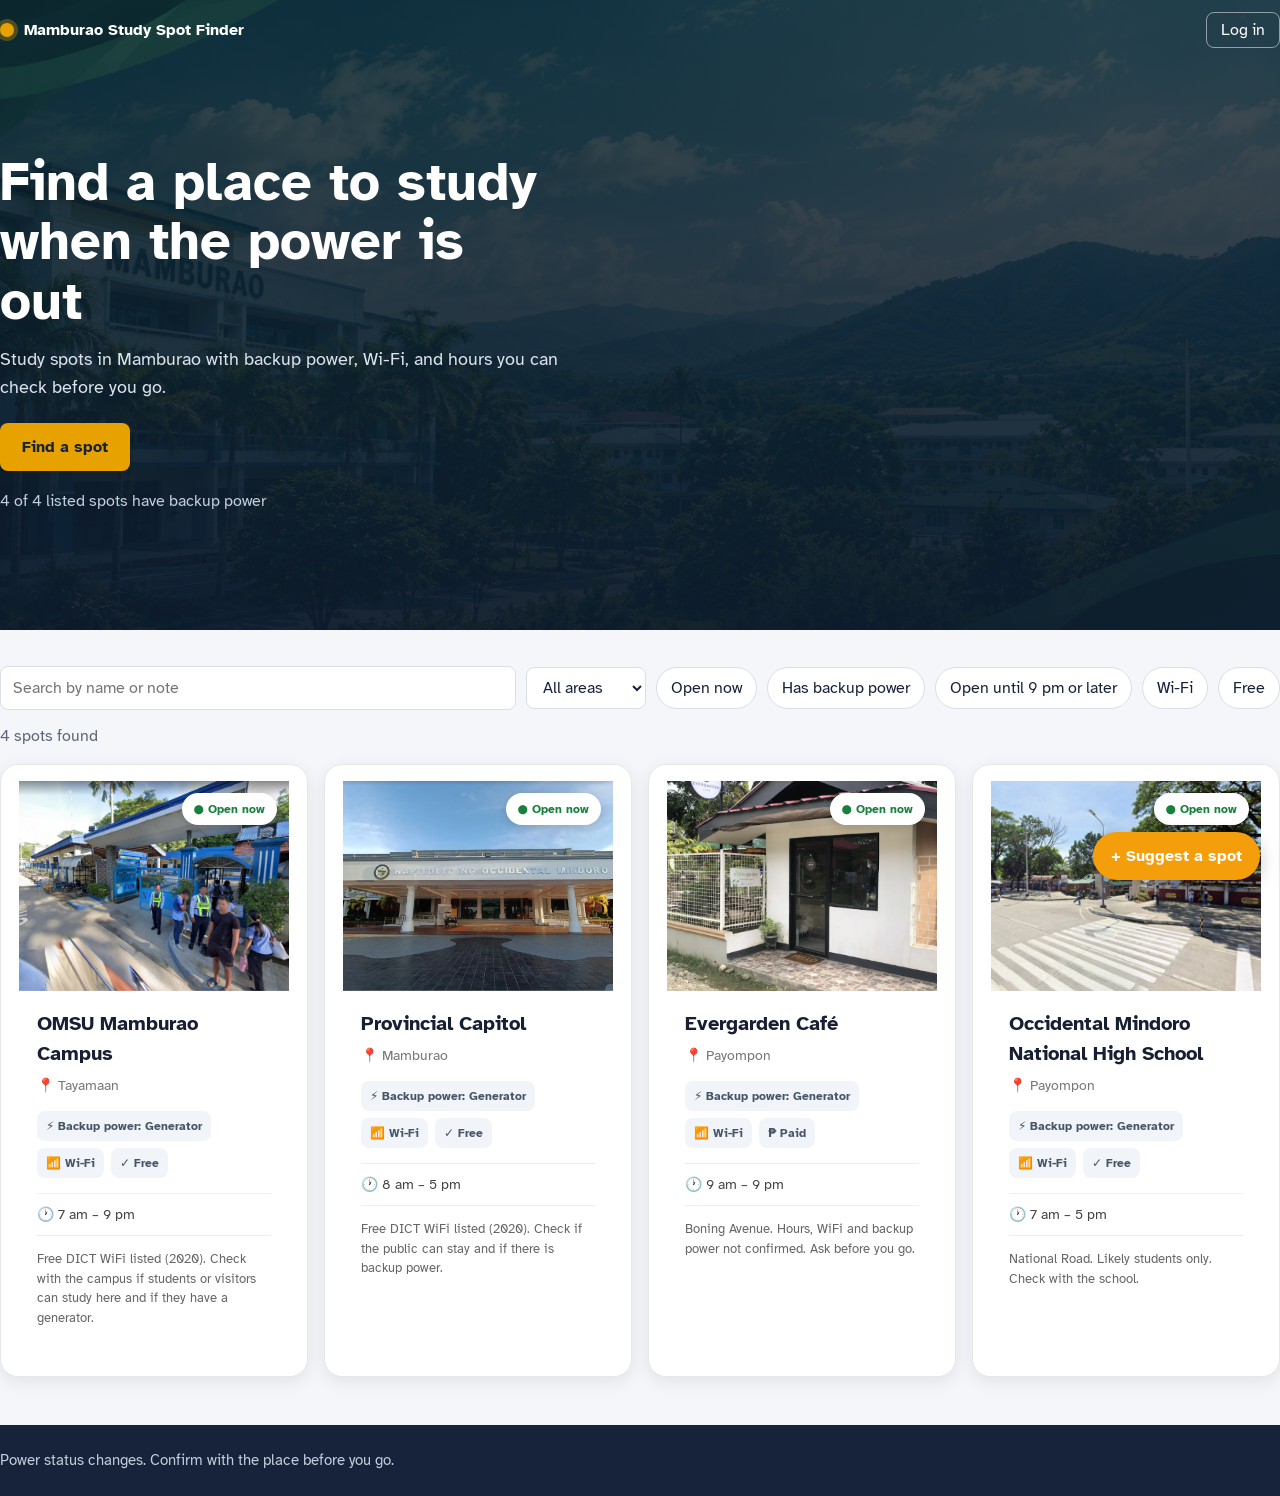
<file: index.html>
<!DOCTYPE html>
<html lang="en">
<head>
  <meta charset="UTF-8">
  <meta name="viewport" content="width=device-width, initial-scale=1.0">
  <title>Mamburao Study Spot Finder</title>
  <link rel="preconnect" href="https://fonts.googleapis.com">
  <link href="https://fonts.googleapis.com/css2?family=Atkinson+Hyperlegible:wght@400;700&display=swap" rel="stylesheet">
  <link rel="stylesheet" href="index.css">
</head>
<body>
  <header class="hero">
    <div class="wrap nav-wrap">
      <nav>
        <div class="brand"><span class="lamp"></span>Mamburao Study Spot Finder</div>
        <div id="auth"><a href="Login.html">Log in</a></div>
      </nav>
    </div>
    <div class="wrap hero-body">
      <h1>Find a place to study when the power is out</h1>
      <p>Study spots in Mamburao with backup power, Wi-Fi, and hours you can check before you go.</p>
      <a class="cta" href="#spots">Find a spot</a>
      <div class="stat" id="stat"></div>
    </div>
  </header>

  <main class="wrap" id="spots">
    <div class="filters" role="group" aria-label="Filter study spots">
      <input type="search" id="search" placeholder="Search by name or note" aria-label="Search study spots">
      <select id="area" aria-label="Filter by area"><option value="">All areas</option></select>
      <button class="chip" data-filter="openNow" aria-pressed="false">Open now</button>
      <button class="chip" data-filter="backupPower" aria-pressed="false">Has backup power</button>
      <button class="chip" data-filter="openLate" aria-pressed="false">Open until 9 pm or later</button>
      <button class="chip" data-filter="wifi" aria-pressed="false">Wi-Fi</button>
      <button class="chip" data-filter="free" aria-pressed="false">Free</button>
    </div>
    <p class="count" id="count" aria-live="polite"></p>
    <section class="grid" id="grid"></section>
  </main>

  <footer><div class="wrap">Power status changes. Confirm with the place before you go.</div></footer>

  <script src="index.js"></script>
<script src="modal.js"></script>
<script src="suggestion.js"></script>
<script src="popup.js"></script>
</body>
</html>
</file>
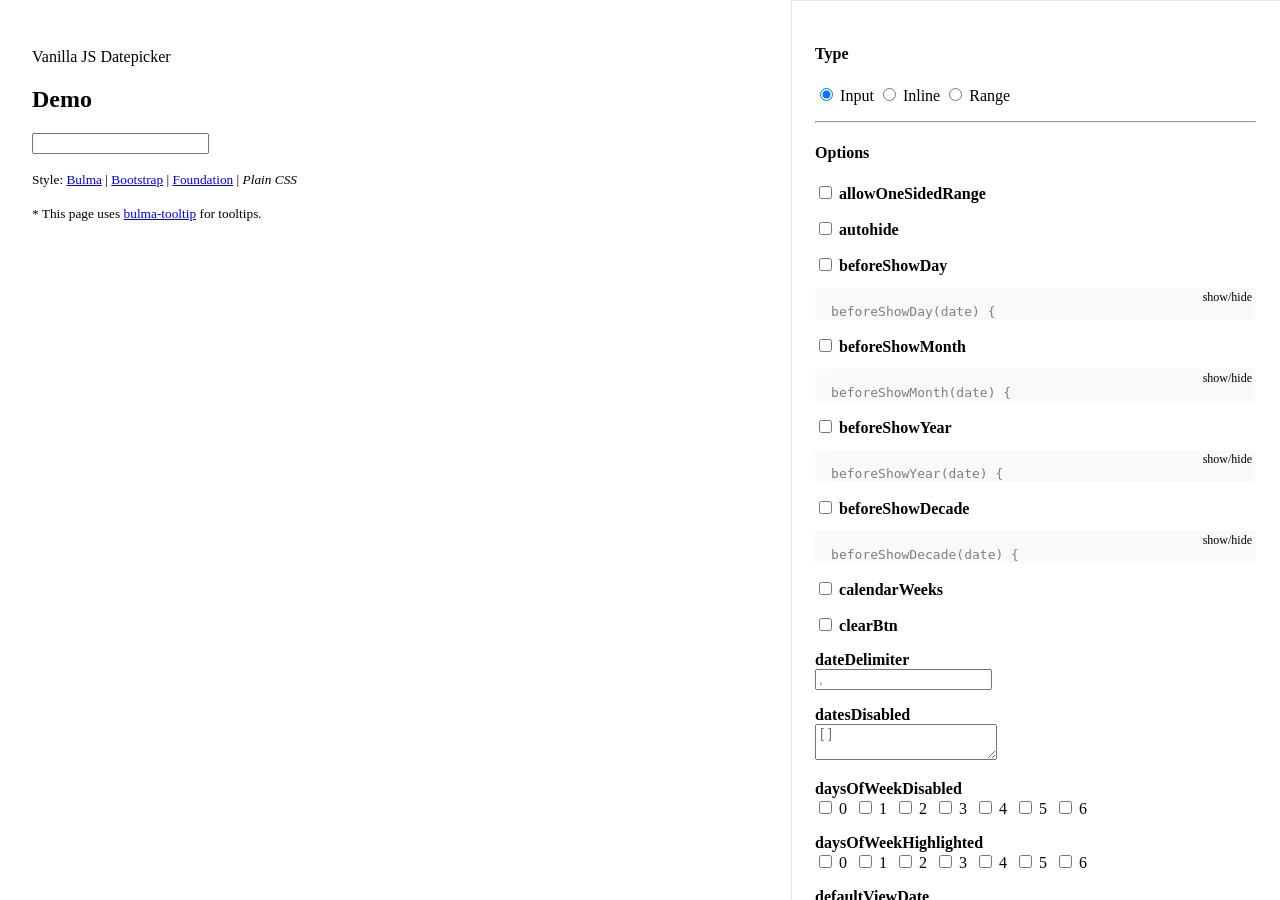
<file: node_modules/flowbite-datepicker/demo/index.html>
<!DOCTYPE html>
<html class="dark">
  <head>
    <meta charset="utf-8">
    <meta name="viewport" content="width=device-width, initial-scale=1">
    <title>Vanilla JS Datepicker Demo</title>
    <link rel="stylesheet" href="./../dist/css/datepicker.min.css" />
    <style type="text/css">
      pre {
        background-color: #f5f5f5;
        padding: 1rem;
        overflow-x: auto;
      }
      .section {
        padding: 1.5rem;
      }
      .field {
        margin-bottom: 1em;
      }
      .has-addons {
        display: flex;
      }
      .has-addons .control a {
        padding-left: 0.5rem;
        padding-right: 0.5rem;
      }
      .label {
        font-weight: 600;
      }

      aside {
        position: fixed;
        top: 0;
        bottom: 0;
        right: -300px;
        width: 300px;
        overflow: auto;
        background-color: #fff;
        box-shadow: inset 1px 1px rgba(0, 0, 0, 10%);
        transition: right 0.3s;
      }
      .open aside {
        right: 0;
      }
      aside hr {
        margin-top: 0.5rem;
      }
      .code-wrap {
        position: relative;
      }
      .code-wrap pre:not(.is-active) {
        height: 0;
        overflow: hidden;
        opacity: 0.5;
      }
      .code-wrap .collapse-button {
        position: absolute;
        top: 0;
        right: 0;
        left: auto;
        cursor: pointer;
        padding: 0.125rem 0.25rem;
        font-size: 0.75rem;
      }
      label.checkbox {
        display: inline-block;
      }
      .help {
        margin: 0;
      }
      .help.is-danger {
        color: #f14668;
      }

      .toggle-btn {
        position: fixed;
        top: 0.75rem;
        right: 0.75rem;
        width: 1.5rem;
        background-color: #fff;
        line-height: 1.5rem;
        border: 1px solid rgba(0, 0, 0, 10%);
        border-radius: 2px;
        box-shadow: 1px 1px rgba(0, 0, 0, 10%);
        cursor: pointer;
      }
      .toggle-btn::before {
        content: '\25c0';
        padding-left: 0.25rem;
      }
      .open .toggle-btn::before {
        content: '\25b6';
      }

      .has-background-info {
        background-color: cyan;
      }
      .has-text-success {
        color: green;
      }

      @media (min-width: 481px) {
        main {
          margin-right: 38.1966%;
        }
        aside {
          right: 0;
          width: 38.1966%;
        }
        .toggle-btn {
          display: none;
        }
      }
    </style>
  </head>
  <body class="dark:bg-gray-900">
    <main>
      <section class="container section is-fluid">
        <div class="columns">
          <div class="column">
            <p>Vanilla JS Datepicker</p>
            <h1 class="title">Demo</h1>
            <div id="sandbox"></div>
          </div>
        </div>
        <div class="columns">
          <div class="column">
            <p><small>Style: <a href="index.html">Bulma</a> | <a href="bs4.html">Bootstrap</a> | <a href="foundation.html">Foundation</a> | <em>Plain CSS</em></small></p>
            <p><small>* This page uses <a href="https://wikiki.github.io/elements/tooltip/" target="_blank">bulma-tooltip</a> for tooltips.</small></p>
          </div>
        </div>
      </section>
    </main>

    <aside>
      <section class="section">
        <div class="tile is-parent is-vertical">
          <div class="tile is-child">
            <h4 class="subtitle">Type</h4>
            <form id="types">
              <div class="field">
                <div class="control">
                  <label class="radio">
                    <input type="radio" name="type" value="input" checked>
                    Input
                  </label>
                  <label class="radio">
                    <input type="radio" name="type" value="inline">
                    Inline
                  </label>
                  <label class="radio">
                    <input type="radio" name="type" value="range">
                    Range
                  </label>
                </div>
              </div>
            </form>
          </div>
          <hr>
          <div class="tile is-child">
            <h4 class="subtitle">Options</h4>
            <form id="options">

              <div class="field">
                <div class="control tooltip" data-tooltip="Only effective in range picker">
                  <label class="label checkbox">
                    <input type="checkbox" name="allowOneSidedRange" value="true">
                    allowOneSidedRange
                  </label>
                </div>
              </div>

              <div class="field">
                <div class="control">
                  <label class="label checkbox">
                    <input type="checkbox" name="autohide" value="true">
                    autohide
                  </label>
                </div>
              </div>

              <div class="field">
                <div class="control">
                  <label class="label checkbox">
                    <input type="checkbox" name="beforeShowDay" value="true">
                    beforeShowDay
                  </label>
                </div>
                <div class="code-wrap">
                  <pre id="code-beforeShowDay"></pre>
                  <div class="collapse-button" data-target="code-beforeShowDay">show/hide</div>
                </div>
              </div>

              <div class="field">
                <div class="control">
                  <label class="label checkbox">
                    <input type="checkbox" name="beforeShowMonth" value="true">
                    beforeShowMonth
                  </label>
                </div>
                <div class="code-wrap">
                  <pre id="code-beforeShowMonth"></pre>
                  <div class="collapse-button" data-target="code-beforeShowMonth">show/hide</div>
                </div>
              </div>

              <div class="field">
                <div class="control">
                  <label class="label checkbox">
                    <input type="checkbox" name="beforeShowYear" value="true">
                    beforeShowYear
                  </label>
                </div>
                <div class="code-wrap">
                  <pre id="code-beforeShowYear"></pre>
                  <div class="collapse-button" data-target="code-beforeShowYear">show/hide</div>
                </div>
              </div>

              <div class="field">
                <div class="control">
                  <label class="label checkbox">
                    <input type="checkbox" name="beforeShowDecade" value="true">
                    beforeShowDecade
                  </label>
                </div>
                <div class="code-wrap">
                  <pre id="code-beforeShowDecade"></pre>
                  <div class="collapse-button" data-target="code-beforeShowDecade">show/hide</div>
                </div>
              </div>

              <div class="field">
                <div class="control">
                  <label class="label checkbox">
                    <input type="checkbox" name="calendarWeeks" value="true">
                    calendarWeeks
                  </label>
                </div>
              </div>

              <div class="field">
                <div class="control">
                  <label class="label checkbox">
                    <input type="checkbox" name="clearBtn" value="true">
                    clearBtn
                  </label>
                </div>
              </div>

              <div class="field">
                <label class="label">dateDelimiter</label>
                <div class="control">
                  <input type="text" class="input" name="dateDelimiter" placeholder=",">
                </div>
              </div>

              <div class="field">
                <label class="label">datesDisabled</label>
                <div class="control tooltip" data-tooltip="enter in JSON format">
                  <textarea class="input" name="datesDisabled" placeholder="[]"></textarea>
                </div>
              </div>

              <div class="field">
                <label class="label">daysOfWeekDisabled</label>
                <div class="control">
                  <label class="checkbox">
                    <input type="checkbox" name="daysOfWeekDisabled" value="0"> 0
                  </label>&nbsp;
                  <label class="checkbox">
                    <input type="checkbox" name="daysOfWeekDisabled" value="1"> 1
                  </label>&nbsp;
                  <label class="checkbox">
                    <input type="checkbox" name="daysOfWeekDisabled" value="2"> 2
                  </label>&nbsp;
                  <label class="checkbox">
                    <input type="checkbox" name="daysOfWeekDisabled" value="3"> 3
                  </label>&nbsp;
                  <label class="checkbox">
                    <input type="checkbox" name="daysOfWeekDisabled" value="4"> 4
                  </label>&nbsp;
                  <label class="checkbox">
                    <input type="checkbox" name="daysOfWeekDisabled" value="5"> 5
                  </label>&nbsp;
                  <label class="checkbox">
                    <input type="checkbox" name="daysOfWeekDisabled" value="6"> 6
                  </label>&nbsp;
                </div>
              </div>

              <div class="field">
                <label class="label">daysOfWeekHighlighted</label>
                <div class="control">
                  <label class="checkbox">
                    <input type="checkbox" name="daysOfWeekHighlighted" value="0"> 0
                  </label>&nbsp;
                  <label class="checkbox">
                    <input type="checkbox" name="daysOfWeekHighlighted" value="1"> 1
                  </label>&nbsp;
                  <label class="checkbox">
                    <input type="checkbox" name="daysOfWeekHighlighted" value="2"> 2
                  </label>&nbsp;
                  <label class="checkbox">
                    <input type="checkbox" name="daysOfWeekHighlighted" value="3"> 3
                  </label>&nbsp;
                  <label class="checkbox">
                    <input type="checkbox" name="daysOfWeekHighlighted" value="4"> 4
                  </label>&nbsp;
                  <label class="checkbox">
                    <input type="checkbox" name="daysOfWeekHighlighted" value="5"> 5
                  </label>&nbsp;
                  <label class="checkbox">
                    <input type="checkbox" name="daysOfWeekHighlighted" value="6"> 6
                  </label>&nbsp;
                </div>
              </div>

              <div class="field">
                <label class="label">defaultViewDate</label>
                <div class="control">
                  <input type="text" class="input" name="defaultViewDate" placeholder="today">
                </div>
              </div>

              <div class="field">
                <div class="control">
                  <label class="label checkbox">
                    <input type="checkbox" name="disableTouchKeyboard" value="true">
                    disableTouchKeyboard
                  </label>
                </div>
              </div>

              <div class="field">
                <label class="label">format</label>
                <div class="control">
                  <input type="text" class="input" name="format" placeholder="mm/dd/yyyy">
                </div>
              </div>

              <div class="field">
                <label class="label">language</label>
                <div class="control">
                  <div class="select">
                    <select name="language" >
                      <option value="en">en – English (US)</option>
                    </select>
                  </div>
                </div>
              </div>

              <div class="field">
                <label class="label">maxDate</label>
                <div class="control">
                  <input type="text" class="input" name="maxDate" placeholder="null">
                </div>
              </div>

              <div class="field">
                <label class="label">maxNumberOfDates</label>
                <div class="control tooltip" data-tooltip="Not effective in range picker">
                  <input type="text" class="input" name="maxNumberOfDates" placeholder="1">
                </div>
              </div>

              <div class="field">
                <label class="label">maxView</label>
                <div class="control">
                  <div class="select">
                    <select name="maxView">
                      <option value="0">0 – days</option>
                      <option value="1">1 – months</option>
                      <option value="2">2 – years</option>
                      <option value="3" selected>3 – decades</option>
                    </select>
                  </div>
                </div>
              </div>

              <div class="field">
                <label class="label">minDate</label>
                <div class="control">
                  <input type="text" class="input" name="minDate" placeholder="null">
                </div>
              </div>

              <div class="field">
                <label class="label">nextArrow</label>
                <div class="control">
                  <textarea class="input" name="nextArrow" placeholder="»"></textarea>
                </div>
              </div>

              <div class="field">
                <label class="label">orientation</label>
                <div class="control">
                  <div class="select">
                    <select name="orientation" >
                      <option value="auto">auto</option>
                      <option value="top auto">top auto</option>
                      <option value="bottom auto">bottom auto</option>
                      <option value="auto left">auto left</option>
                      <option value="top left">top left</option>
                      <option value="bottom left">bottom left</option>
                      <option value="auto right">auto right</option>
                      <option value="top right">top right</option>
                      <option value="bottom right">bottom right</option>
                    </select>
                  </div>
                </div>
              </div>

              <div class="field">
                <label class="label">pickLevel</label>
                <div class="control">
                  <div class="select">
                    <select name="pickLevel">
                      <option value="0">0 – date</option>
                      <option value="1">1 – month</option>
                      <option value="2">2 – year</option>
                    </select>
                  </div>
                </div>
              </div>

              <div class="field">
                <label class="label">prevArrow</label>
                <div class="control">
                  <textarea class="input" name="prevArrow" placeholder="«"></textarea>
                </div>
              </div>

              <div class="field">
                <div class="control">
                  <label class="label checkbox">
                    <input type="checkbox" name="showDaysOfWeek" value="true" checked>
                    showDaysOfWeek
                  </label>
                </div>
              </div>

              <div class="field">
                <div class="control">
                  <label class="label checkbox">
                    <input type="checkbox" name="showOnClick" value="true" checked>
                    showOnClick
                  </label>
                </div>
              </div>

              <div class="field">
                <div class="control">
                  <label class="label checkbox">
                    <input type="checkbox" name="showOnFocus" value="true" checked>
                    showOnFocus
                  </label>
                </div>
              </div>

              <div class="field">
                <label class="label">startView</label>
                <div class="control">
                  <div class="select">
                    <select name="startView">
                      <option value="0">0 – days</option>
                      <option value="1">1 – months</option>
                      <option value="2">2 – years</option>
                      <option value="3">3 – decades</option>
                    </select>
                  </div>
                </div>
              </div>

              <div class="field">
                <label class="label">title</label>
                <div class="control">
                  <input type="text" class="input" name="title">
                </div>
              </div>

              <div class="field">
                <div class="control">
                  <label class="label checkbox">
                    <input type="checkbox" name="todayBtn" value="true">
                    todayBtn
                  </label>
                </div>
              </div>

              <div class="field">
                <label class="label">todayBtnMode</label>
                <div class="control">
                  <div class="select">
                    <select name="todayBtnMode">
                      <option value="0">0 – focus</option>
                      <option value="1">1 – select</option>
                    </select>
                  </div>
                </div>
              </div>

              <div class="field">
                <div class="control">
                  <label class="label checkbox">
                    <input type="checkbox" name="todayHighlight" value="true">
                    todayHighlight
                  </label>
                </div>
              </div>

              <div class="field">
                <div class="control">
                  <label class="label checkbox">
                    <input type="checkbox" name="updateOnBlur" value="true" checked>
                    updateOnBlur
                  </label>
                </div>
              </div>

              <div class="field">
                <label class="label">weekStart</label>
                <div class="control">
                  <input type="text" class="input" name="weekStart" placeholder="0">
                </div>
              </div>

            </form>
          </div>
          <hr>
          <div class="tile is-child">
            <h4 class="subtitle">Text direction</h4>
            <form id="direction">
              <div class="field">
                <div class="control">
                  <label class="radio">
                    <input type="radio" name="direction" value="ltr" checked>
                    LTR
                  </label>
                  <label class="radio">
                    <input type="radio" name="direction" value="rtl">
                    RTL
                  </label>
                </div>
              </div>
            </form>
          </div>
        </div>
      </section>
    </aside>

    <div class="toggle-btn"></div>
    <script src="../dist/js/datepicker-full.js"></script>
    <script src="./live-demo.js"></script>
    <script>
      /*global initialize onChangeType onChnageDirection onChangeInputOption onChangeInputOption onChangeTextareaOption onClickCheckboxOptions switchPicker */
      initialize();

      document.getElementById('types').querySelectorAll('input').forEach((el) => {
        el.addEventListener('change', onChangeType);
      });

      document.getElementById('direction').querySelectorAll('input').forEach((el) => {
        el.addEventListener('change', onChnageDirection);
      });

      const optsForm = document.getElementById('options');
      optsForm.querySelectorAll('input[type=text], input[type=radio], select').forEach((el) => {
        el.addEventListener('change', onChangeInputOption);
      });
      optsForm.querySelectorAll('textarea').forEach((el) => {
        el.addEventListener('change', onChangeTextareaOption);
      });
      optsForm.querySelectorAll('.checkbox').forEach((el) => {
        el.addEventListener('click', onClickCheckboxOptions);
      });

      switchPicker('input');
    </script>
  </body>
</html>
</file>
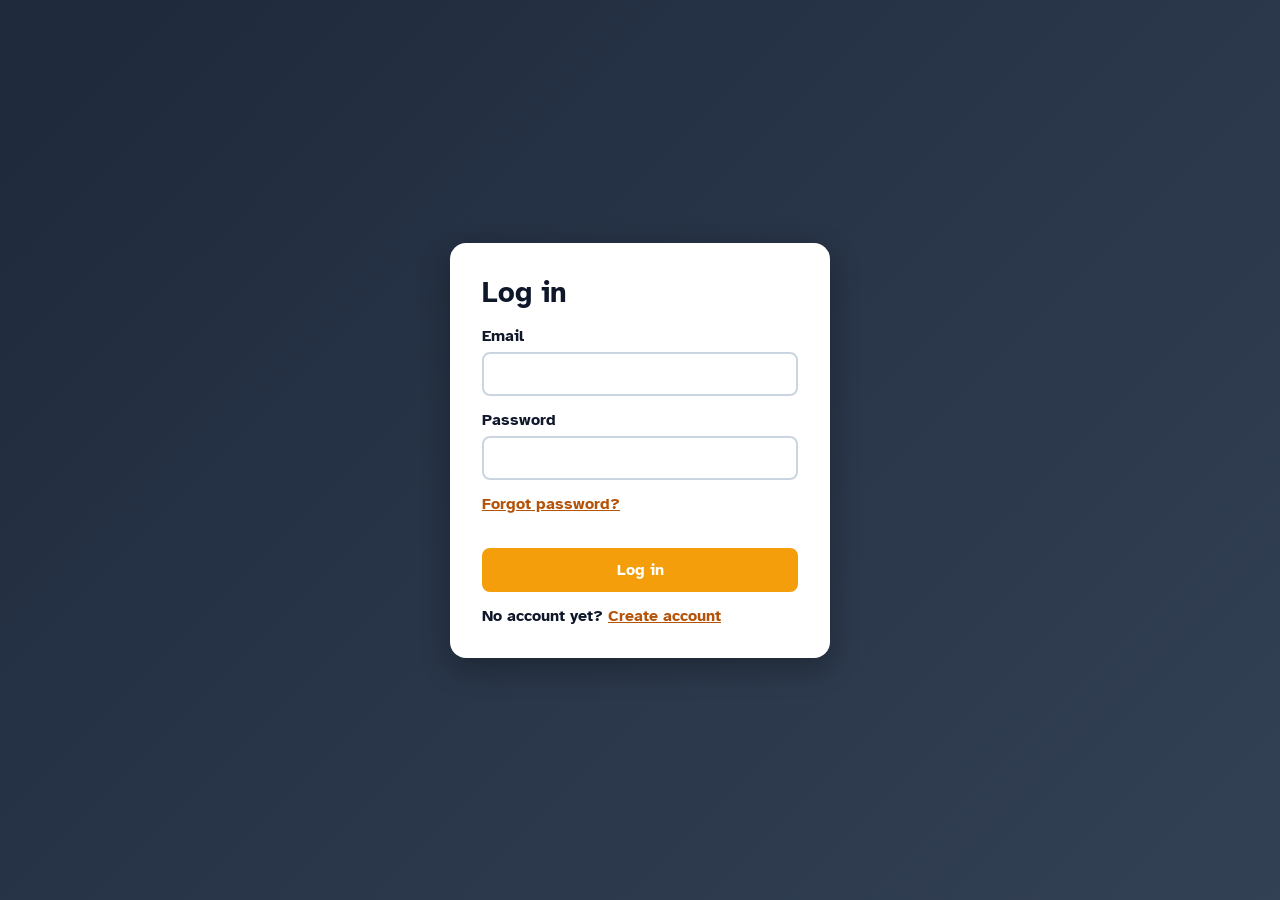
<file: Login.html>
<!DOCTYPE html>
<html lang="en">
<head>
  <meta charset="UTF-8">
  <meta name="viewport" content="width=device-width, initial-scale=1.0">
  <title>Log in | Mamburao Study Spot Finder</title>
  <link href="https://fonts.googleapis.com/css2?family=Atkinson+Hyperlegible:wght@400;700&display=swap" rel="stylesheet">
  <link rel="stylesheet" href="login.css">
</head>
<body>
  <main class="auth-card">
    <h1 id="form-title">Log in</h1>

    <form id="auth-form">
      <div id="name-row" hidden>
        <label for="name">Name</label>
        <input type="text" id="name">
      </div>

      <label for="email">Email</label>
      <input type="email" id="email" required>

      <label for="password">Password</label>
      <input type="password" id="password" required minlength="8">
      <label for="password" 
id="forgot-row"><a href="#" id="forgot-link">Forgot password?</a></id=>


<p id="message"></p>

      <p id="message"></p>
      <button type="submit" id="submit-btn">Log in</button>
    </form>

    <p>
      <span id="switch-text">No account yet?</span>
      <a href="#" id="switch-link">Create account</a>
    </p>
  </main>

  <script src="login.js"></script>
</body>
</html>
</file>
<file: index.css>
:root { --paper:#f4f6f9; --card:#fff; --ink:#16233b; --muted:#5b6678; --line:#d9dee7; --lamp:#e8a200; --lamp-soft:#fff4d6; --ok:#1f7a6d; --none:#9aa3b2; }
* { box-sizing: border-box; }
html { scroll-behavior: smooth; }
body { margin:0; background:var(--paper); color:var(--ink); font-family:"Atkinson Hyperlegible",system-ui,Arial,sans-serif; line-height:1.5; }
:focus-visible { outline:3px solid var(--lamp); outline-offset:2px; }

/* Hero with background image (put background.png in the same folder) */
.hero { background: linear-gradient(rgba(14,24,45,.72), rgba(14,24,45,.9)), url("background.png") center/cover no-repeat #16233b; color:#fff; min-height:70vh; display:flex; flex-direction:column; }
nav { display:flex; justify-content:space-between; align-items:center; padding:18px 0; }
.brand { display:flex; align-items:center; gap:10px; font-weight:700; }
.lamp { width:14px; height:14px; border-radius:50%; border:2px solid var(--none); flex:none; }
.brand .lamp, .has-power .lamp { background:var(--lamp); border-color:var(--lamp); box-shadow:0 0 0 4px var(--lamp-soft); }
.brand .lamp { box-shadow:0 0 0 4px rgba(232,162,0,.3); }
nav a, nav button { color:#fff; font:inherit; background:none; border:1px solid rgba(255,255,255,.5); border-radius:8px; padding:7px 14px; text-decoration:none; cursor:pointer; }
nav a:hover, nav button:hover { background:rgba(255,255,255,.15); }
.hero-body { margin:auto 0; padding:32px 0 56px; animation:rise .9s ease both; }
.hero h1 { font-size:clamp(2.1rem,6vw,3.4rem); line-height:1.1; margin:0 0 14px; max-width:16ch; }
.hero p { margin:0 0 22px; max-width:50ch; font-size:1.15rem; color:#dbe2ee; }
.cta { display:inline-block; background:var(--lamp); color:var(--ink); font-weight:700; padding:12px 22px; border-radius:8px; text-decoration:none; }
.stat { margin-top:18px; color:#c3cddd; }
@keyframes rise { from { opacity:0; transform:translateY(28px); } to { opacity:1; transform:none; } }

/* Filters and cards */
#spots { padding-top:36px; scroll-margin-top:0; }
.filters { display:flex; flex-wrap:wrap; gap:10px; align-items:center; }
.filters input, .filters select { font:inherit; padding:9px 12px; border:1px solid var(--line); border-radius:8px; background:var(--card); color:var(--ink); }
.filters input { flex:1 1 220px; }
.chip { font:inherit; cursor:pointer; padding:8px 14px; border-radius:999px; border:1px solid var(--line); background:var(--card); color:var(--ink); }
.chip[aria-pressed="true"] { background:var(--ink); color:#fff; border-color:var(--ink); }
.count { color:var(--muted); margin:14px 0 16px; }
.grid { display:grid; grid-template-columns:repeat(auto-fill,minmax(280px,1fr)); gap:16px; padding-bottom:48px; }
.spot { background:var(--card); border:1px solid var(--line); border-left:6px solid var(--none); border-radius:6px; padding:16px 18px; }
.spot.has-power { border-left-color:var(--lamp); }
.top { display:flex; justify-content:space-between; gap:8px; align-items:flex-start; }
.spot h2 { font-size:1.15rem; margin:0 0 2px; }
.area { color:var(--muted); margin:0 0 12px; }
.status { font-size:.85rem; font-weight:700; padding:2px 10px; border-radius:999px; white-space:nowrap; background:#e9edf3; color:var(--muted); }
.status.open { background:#d8f0ea; color:var(--ok); }
.power { display:flex; align-items:center; gap:8px; font-weight:700; margin-bottom:10px; }
.facts { list-style:none; margin:0 0 10px; padding:0; display:flex; flex-wrap:wrap; gap:6px; }
.facts li { font-size:.9rem; padding:2px 10px; border:1px solid var(--line); border-radius:999px; }
.facts li.yes { border-color:var(--ok); color:var(--ok); }
.notes { margin:0; color:var(--muted); font-size:.95rem; }
.empty { grid-column:1/-1; padding:32px 0; color:var(--muted); }
footer { background:var(--ink); color:#c3cddd; padding:24px 0; font-size:.95rem; }

@media (prefers-reduced-motion: reduce) { .hero-body { animation:none; } html { scroll-behavior:auto; } }

.nav-wrap { width: 100%; }
.user { margin-right: 10px; }
.card { cursor: pointer; }
.card:hover { box-shadow: 0 6px 18px rgba(0, 0, 0, 0.15); }

.modal-overlay {
  position: fixed;
  inset: 0;
  z-index: 100;
  display: flex;
  align-items: center;
  justify-content: center;
  background: rgba(0, 0, 0, 0.6);
}
.modal-overlay[hidden] { display: none; }

.modal {
  position: relative;
  width: 90%;
  max-width: 480px;
  padding: 28px;
  background: #fff;
  border-radius: 16px;
}

.modal-close {
  position: absolute;
  top: 10px;
  right: 14px;
  font-size: 1.8rem;
  background: none;
  border: none;
  cursor: pointer;
}
.sg-open {
  position: fixed;
  right: 20px;
  bottom: 20px;
  z-index: 50;
  padding: 12px 18px;
  font: inherit;
  font-weight: 700;
  color: #fff;
  background: #f59e0b;
  border: none;
  border-radius: 999px;
  box-shadow: 0 6px 18px rgba(0, 0, 0, 0.25);
  cursor: pointer;
}
.sg-open:hover { background: #d97706; }

.sg-overlay {
  position: fixed;
  inset: 0;
  z-index: 200;
  display: flex;
  align-items: center;
  justify-content: center;
  background: rgba(0, 0, 0, 0.6);
}
.sg-overlay[hidden] { display: none; }

.sg-modal {
  position: relative;
  width: 92%;
  max-width: 460px;
  max-height: 90vh;
  overflow-y: auto;
  padding: 24px;
  background: #fff;
  border-radius: 16px;
}
.sg-title { margin: 0 0 12px; font-size: 1.4rem; font-weight: 700; }
.sg-close {
  position: absolute;
  top: 10px;
  right: 14px;
  font-size: 1.8rem;
  background: none;
  border: none;
  cursor: pointer;
}
.sg-modal label { display: block; margin-top: 10px; font-weight: 700; }
.sg-modal input,
.sg-modal select,
.sg-modal textarea {
  width: 100%;
  margin-top: 4px;
  padding: 8px 10px;
  font: inherit;
  border: 2px solid #cbd5e1;
  border-radius: 8px;
  box-sizing: border-box;
}
.sg-submit {
  width: 100%;
  margin-top: 16px;
  padding: 10px;
  font: inherit;
  font-weight: 700;
  color: #fff;
  background: #f59e0b;
  border: none;
  border-radius: 8px;
  cursor: pointer;
}
.sg-status { color: green; min-height: 1.2em; }
.sg-view-btn {
  margin-top: 8px;
  background: none;
  border: none;
  color: #b45309;
  font: inherit;
  font-weight: 700;
  text-decoration: underline;
  cursor: pointer;
}
.sg-view { width: 100%; margin-top: 8px; font-family: monospace; }
/* =========================
   LOCATION CARDS
   ========================= */

.spot {
  overflow: hidden;
  background: white;
  border-radius: 18px;
  border: 1px solid #e5e7eb;
  box-shadow: 0 5px 18px rgba(0, 0, 0, 0.08);
  transition: 0.25s ease;
}

.spot:hover {
  transform: translateY(-5px);
  box-shadow: 0 12px 28px rgba(0, 0, 0, 0.14);
}

/* IMAGE */
.spot-image-box {
  position: relative;
  width: 100%;
  height: 210px;
  overflow: hidden;
}

.spot-image {
  width: 100%;
  height: 100%;
  object-fit: cover;
  display: block;
  transition: transform 0.4s ease;
}

.spot:hover .spot-image {
  transform: scale(1.05);
}

/* OPEN/CLOSED BADGE */
.status-badge {
  position: absolute;
  top: 12px;
  right: 12px;
  padding: 7px 12px;
  background: white;
  border-radius: 20px;
  font-size: 12px;
  font-weight: bold;
  box-shadow: 0 3px 10px rgba(0,0,0,0.15);
}

.status-badge.open {
  color: #16803c;
}

.status-badge.closed {
  color: #b42318;
}

/* CARD CONTENT */
.spot-content {
  padding: 18px;
}

.spot-content h2 {
  margin: 0;
  font-size: 20px;
  color: #172033;
}

.spot-location {
  margin: 6px 0 15px;
  color: #777;
  font-size: 14px;
}

/* TAGS */
.spot-tags {
  display: flex;
  flex-wrap: wrap;
  gap: 7px;
  margin-bottom: 15px;
}

.tag {
  padding: 6px 9px;
  border-radius: 8px;
  background: #f1f5f9;
  color: #475569;
  font-size: 12px;
  font-weight: 600;
}

/* HOURS */
.spot-hours {
  padding: 10px 0;
  border-top: 1px solid #eee;
  border-bottom: 1px solid #eee;
  font-size: 14px;
  color: #444;
}

/* NOTES */
.spot-content .notes {
  color: #666;
  font-size: 13px;
  line-height: 1.5;
  margin: 14px 0;
}

/* BUTTON */
.details-btn {
  width: 100%;
  border: none;
  padding: 11px;
  border-radius: 10px;
  background: #1769aa;
  color: white;
  font-weight: 600;
  cursor: pointer;
  transition: 0.2s;
}

.details-btn:hover {
  background: #0f4f82;
}
</file>
<file: login.css>
* { box-sizing: border-box; }

body {
  margin: 0;
  min-height: 100vh;
  display: flex;
  align-items: center;
  justify-content: center;
  font-family: "Atkinson Hyperlegible", sans-serif;
  background: linear-gradient(135deg, #1e293b, #334155);
  color: #0f172a;
}

.auth-card {
  width: 100%;
  max-width: 380px;
  margin: 24px;
  padding: 32px;
  background: #ffffff;
  border-radius: 16px;
  box-shadow: 0 10px 30px rgba(0, 0, 0, 0.3);
}

.auth-card h1 {
  margin: 0 0 16px;
  font-size: 1.8rem;
}

.auth-card label {
  display: block;
  margin-top: 14px;
  font-weight: 700;
}

.auth-card input {
  width: 100%;
  margin-top: 6px;
  padding: 10px 12px;
  font: inherit;
  border: 2px solid #cbd5e1;
  border-radius: 8px;
}

.auth-card input:focus {
  outline: none;
  border-color: #f59e0b;
}

.auth-card button {
  width: 100%;
  margin-top: 20px;
  padding: 12px;
  font: inherit;
  font-weight: 700;
  color: #ffffff;
  background: #f59e0b;
  border: none;
  border-radius: 8px;
  cursor: pointer;
}

.auth-card button:hover { background: #d97706; }

.auth-card p { margin: 14px 0 0; }
.auth-card a { color: #b45309; font-weight: 700; }
</file>
<file: node_modules/flowbite-datepicker/dist/css/datepicker.min.css>
*, ::before, ::after {
  --tw-border-spacing-x: 0;
  --tw-border-spacing-y: 0;
  --tw-translate-x: 0;
  --tw-translate-y: 0;
  --tw-rotate: 0;
  --tw-skew-x: 0;
  --tw-skew-y: 0;
  --tw-scale-x: 1;
  --tw-scale-y: 1;
  --tw-pan-x:  ;
  --tw-pan-y:  ;
  --tw-pinch-zoom:  ;
  --tw-scroll-snap-strictness: proximity;
  --tw-gradient-from-position:  ;
  --tw-gradient-via-position:  ;
  --tw-gradient-to-position:  ;
  --tw-ordinal:  ;
  --tw-slashed-zero:  ;
  --tw-numeric-figure:  ;
  --tw-numeric-spacing:  ;
  --tw-numeric-fraction:  ;
  --tw-ring-inset:  ;
  --tw-ring-offset-width: 0px;
  --tw-ring-offset-color: #fff;
  --tw-ring-color: rgb(59 130 246 / 0.5);
  --tw-ring-offset-shadow: 0 0 #0000;
  --tw-ring-shadow: 0 0 #0000;
  --tw-shadow: 0 0 #0000;
  --tw-shadow-colored: 0 0 #0000;
  --tw-blur:  ;
  --tw-brightness:  ;
  --tw-contrast:  ;
  --tw-grayscale:  ;
  --tw-hue-rotate:  ;
  --tw-invert:  ;
  --tw-saturate:  ;
  --tw-sepia:  ;
  --tw-drop-shadow:  ;
  --tw-backdrop-blur:  ;
  --tw-backdrop-brightness:  ;
  --tw-backdrop-contrast:  ;
  --tw-backdrop-grayscale:  ;
  --tw-backdrop-hue-rotate:  ;
  --tw-backdrop-invert:  ;
  --tw-backdrop-opacity:  ;
  --tw-backdrop-saturate:  ;
  --tw-backdrop-sepia:  
}

::backdrop {
  --tw-border-spacing-x: 0;
  --tw-border-spacing-y: 0;
  --tw-translate-x: 0;
  --tw-translate-y: 0;
  --tw-rotate: 0;
  --tw-skew-x: 0;
  --tw-skew-y: 0;
  --tw-scale-x: 1;
  --tw-scale-y: 1;
  --tw-pan-x:  ;
  --tw-pan-y:  ;
  --tw-pinch-zoom:  ;
  --tw-scroll-snap-strictness: proximity;
  --tw-gradient-from-position:  ;
  --tw-gradient-via-position:  ;
  --tw-gradient-to-position:  ;
  --tw-ordinal:  ;
  --tw-slashed-zero:  ;
  --tw-numeric-figure:  ;
  --tw-numeric-spacing:  ;
  --tw-numeric-fraction:  ;
  --tw-ring-inset:  ;
  --tw-ring-offset-width: 0px;
  --tw-ring-offset-color: #fff;
  --tw-ring-color: rgb(59 130 246 / 0.5);
  --tw-ring-offset-shadow: 0 0 #0000;
  --tw-ring-shadow: 0 0 #0000;
  --tw-shadow: 0 0 #0000;
  --tw-shadow-colored: 0 0 #0000;
  --tw-blur:  ;
  --tw-brightness:  ;
  --tw-contrast:  ;
  --tw-grayscale:  ;
  --tw-hue-rotate:  ;
  --tw-invert:  ;
  --tw-saturate:  ;
  --tw-sepia:  ;
  --tw-drop-shadow:  ;
  --tw-backdrop-blur:  ;
  --tw-backdrop-brightness:  ;
  --tw-backdrop-contrast:  ;
  --tw-backdrop-grayscale:  ;
  --tw-backdrop-hue-rotate:  ;
  --tw-backdrop-invert:  ;
  --tw-backdrop-opacity:  ;
  --tw-backdrop-saturate:  ;
  --tw-backdrop-sepia:  
}

.container {
  width: 100%
}

@media (min-width: 640px) {
  .container {
    max-width: 640px
  }
}

@media (min-width: 768px) {
  .container {
    max-width: 768px
  }
}

@media (min-width: 1024px) {
  .container {
    max-width: 1024px
  }
}

@media (min-width: 1280px) {
  .container {
    max-width: 1280px
  }
}

@media (min-width: 1536px) {
  .container {
    max-width: 1536px
  }
}

.visible {
  visibility: visible
}

.static {
  position: static
}

.absolute {
  position: absolute
}

.left-0 {
  left: 0px
}

.top-0 {
  top: 0px
}

.z-50 {
  z-index: 50
}

.mb-1 {
  margin-bottom: 0.25rem
}

.mb-2 {
  margin-bottom: 0.5rem
}

.mt-2 {
  margin-top: 0.5rem
}

.block {
  display: block
}

.inline-block {
  display: inline-block
}

.inline {
  display: inline
}

.flex {
  display: flex
}

.grid {
  display: grid
}

.hidden {
  display: none
}

.h-4 {
  height: 1rem
}

.h-6 {
  height: 1.5rem
}

.w-1\/2 {
  width: 50%
}

.w-4 {
  width: 1rem
}

.w-64 {
  width: 16rem
}

.flex-1 {
  flex: 1 1 0%
}

.cursor-default {
  cursor: default
}

.cursor-not-allowed {
  cursor: not-allowed
}

.cursor-pointer {
  cursor: pointer
}

.resize {
  resize: both
}

.grid-cols-4 {
  grid-template-columns: repeat(4, minmax(0, 1fr))
}

.grid-cols-7 {
  grid-template-columns: repeat(7, minmax(0, 1fr))
}

.justify-between {
  justify-content: space-between
}

.space-x-2 > :not([hidden]) ~ :not([hidden]) {
  --tw-space-x-reverse: 0;
  margin-right: calc(0.5rem * var(--tw-space-x-reverse));
  margin-left: calc(0.5rem * calc(1 - var(--tw-space-x-reverse)))
}

.rounded-lg {
  border-radius: 0.5rem
}

.rounded-l-lg {
  border-top-left-radius: 0.5rem;
  border-bottom-left-radius: 0.5rem
}

.rounded-r-lg {
  border-top-right-radius: 0.5rem;
  border-bottom-right-radius: 0.5rem
}

.border {
  border-width: 1px
}

.border-0 {
  border-width: 0px
}

.border-blue-700 {
  --tw-border-opacity: 1;
  border-color: rgb(29 78 216 / var(--tw-border-opacity))
}

.border-gray-300 {
  --tw-border-opacity: 1;
  border-color: rgb(209 213 219 / var(--tw-border-opacity))
}

.bg-blue-700 {
  --tw-bg-opacity: 1;
  background-color: rgb(29 78 216 / var(--tw-bg-opacity))
}

.bg-gray-100 {
  --tw-bg-opacity: 1;
  background-color: rgb(243 244 246 / var(--tw-bg-opacity))
}

.bg-gray-200 {
  --tw-bg-opacity: 1;
  background-color: rgb(229 231 235 / var(--tw-bg-opacity))
}

.bg-white {
  --tw-bg-opacity: 1;
  background-color: rgb(255 255 255 / var(--tw-bg-opacity))
}

.p-1 {
  padding: 0.25rem
}

.p-2 {
  padding: 0.5rem
}

.p-2\.5 {
  padding: 0.625rem
}

.p-4 {
  padding: 1rem
}

.px-2 {
  padding-left: 0.5rem;
  padding-right: 0.5rem
}

.px-5 {
  padding-left: 1.25rem;
  padding-right: 1.25rem
}

.py-2 {
  padding-top: 0.5rem;
  padding-bottom: 0.5rem
}

.py-2\.5 {
  padding-top: 0.625rem;
  padding-bottom: 0.625rem
}

.py-3 {
  padding-top: 0.75rem;
  padding-bottom: 0.75rem
}

.pt-2 {
  padding-top: 0.5rem
}

.text-center {
  text-align: center
}

.text-lg {
  font-size: 1.125rem;
  line-height: 1.75rem
}

.text-sm {
  font-size: 0.875rem;
  line-height: 1.25rem
}

.font-medium {
  font-weight: 500
}

.font-semibold {
  font-weight: 600
}

.leading-6 {
  line-height: 1.5rem
}

.leading-9 {
  line-height: 2.25rem
}

.text-gray-400 {
  --tw-text-opacity: 1;
  color: rgb(156 163 175 / var(--tw-text-opacity))
}

.text-gray-500 {
  --tw-text-opacity: 1;
  color: rgb(107 114 128 / var(--tw-text-opacity))
}

.text-gray-800 {
  --tw-text-opacity: 1;
  color: rgb(31 41 55 / var(--tw-text-opacity))
}

.text-gray-900 {
  --tw-text-opacity: 1;
  color: rgb(17 24 39 / var(--tw-text-opacity))
}

.text-white {
  --tw-text-opacity: 1;
  color: rgb(255 255 255 / var(--tw-text-opacity))
}

.shadow-lg {
  --tw-shadow: 0 10px 15px -3px rgb(0 0 0 / 0.1), 0 4px 6px -4px rgb(0 0 0 / 0.1);
  --tw-shadow-colored: 0 10px 15px -3px var(--tw-shadow-color), 0 4px 6px -4px var(--tw-shadow-color);
  box-shadow: var(--tw-ring-offset-shadow, 0 0 #0000), var(--tw-ring-shadow, 0 0 #0000), var(--tw-shadow)
}

.blur {
  --tw-blur: blur(8px);
  filter: var(--tw-blur) var(--tw-brightness) var(--tw-contrast) var(--tw-grayscale) var(--tw-hue-rotate) var(--tw-invert) var(--tw-saturate) var(--tw-sepia) var(--tw-drop-shadow)
}

.filter {
  filter: var(--tw-blur) var(--tw-brightness) var(--tw-contrast) var(--tw-grayscale) var(--tw-hue-rotate) var(--tw-invert) var(--tw-saturate) var(--tw-sepia) var(--tw-drop-shadow)
}

.hover\:bg-blue-800:hover {
  --tw-bg-opacity: 1;
  background-color: rgb(30 64 175 / var(--tw-bg-opacity))
}

.hover\:bg-gray-100:hover {
  --tw-bg-opacity: 1;
  background-color: rgb(243 244 246 / var(--tw-bg-opacity))
}

.hover\:text-gray-900:hover {
  --tw-text-opacity: 1;
  color: rgb(17 24 39 / var(--tw-text-opacity))
}

.focus\:outline-none:focus {
  outline: 2px solid transparent;
  outline-offset: 2px
}

.focus\:ring-2:focus {
  --tw-ring-offset-shadow: var(--tw-ring-inset) 0 0 0 var(--tw-ring-offset-width) var(--tw-ring-offset-color);
  --tw-ring-shadow: var(--tw-ring-inset) 0 0 0 calc(2px + var(--tw-ring-offset-width)) var(--tw-ring-color);
  box-shadow: var(--tw-ring-offset-shadow), var(--tw-ring-shadow), var(--tw-shadow, 0 0 #0000)
}

.focus\:ring-4:focus {
  --tw-ring-offset-shadow: var(--tw-ring-inset) 0 0 0 var(--tw-ring-offset-width) var(--tw-ring-offset-color);
  --tw-ring-shadow: var(--tw-ring-inset) 0 0 0 calc(4px + var(--tw-ring-offset-width)) var(--tw-ring-color);
  box-shadow: var(--tw-ring-offset-shadow), var(--tw-ring-shadow), var(--tw-shadow, 0 0 #0000)
}

.focus\:ring-blue-300:focus {
  --tw-ring-opacity: 1;
  --tw-ring-color: rgb(147 197 253 / var(--tw-ring-opacity))
}

.focus\:ring-gray-200:focus {
  --tw-ring-opacity: 1;
  --tw-ring-color: rgb(229 231 235 / var(--tw-ring-opacity))
}

:is([dir="rtl"] .rtl\:rotate-180) {
  --tw-rotate: 180deg;
  transform: translate(var(--tw-translate-x), var(--tw-translate-y)) rotate(var(--tw-rotate)) skewX(var(--tw-skew-x)) skewY(var(--tw-skew-y)) scaleX(var(--tw-scale-x)) scaleY(var(--tw-scale-y))
}

:is([dir="rtl"] .rtl\:space-x-reverse) > :not([hidden]) ~ :not([hidden]) {
  --tw-space-x-reverse: 1
}

:is(.dark .dark\:border-gray-600) {
  --tw-border-opacity: 1;
  border-color: rgb(75 85 99 / var(--tw-border-opacity))
}

:is(.dark .dark\:bg-blue-600) {
  --tw-bg-opacity: 1;
  background-color: rgb(37 99 235 / var(--tw-bg-opacity))
}

:is(.dark .dark\:bg-gray-600) {
  --tw-bg-opacity: 1;
  background-color: rgb(75 85 99 / var(--tw-bg-opacity))
}

:is(.dark .dark\:bg-gray-700) {
  --tw-bg-opacity: 1;
  background-color: rgb(55 65 81 / var(--tw-bg-opacity))
}

:is(.dark .dark\:text-gray-400) {
  --tw-text-opacity: 1;
  color: rgb(156 163 175 / var(--tw-text-opacity))
}

:is(.dark .dark\:text-gray-500) {
  --tw-text-opacity: 1;
  color: rgb(107 114 128 / var(--tw-text-opacity))
}

:is(.dark .dark\:text-white) {
  --tw-text-opacity: 1;
  color: rgb(255 255 255 / var(--tw-text-opacity))
}

:is(.dark .dark\:hover\:bg-blue-700:hover) {
  --tw-bg-opacity: 1;
  background-color: rgb(29 78 216 / var(--tw-bg-opacity))
}

:is(.dark .dark\:hover\:bg-gray-600:hover) {
  --tw-bg-opacity: 1;
  background-color: rgb(75 85 99 / var(--tw-bg-opacity))
}

:is(.dark .dark\:hover\:text-white:hover) {
  --tw-text-opacity: 1;
  color: rgb(255 255 255 / var(--tw-text-opacity))
}
</file>
